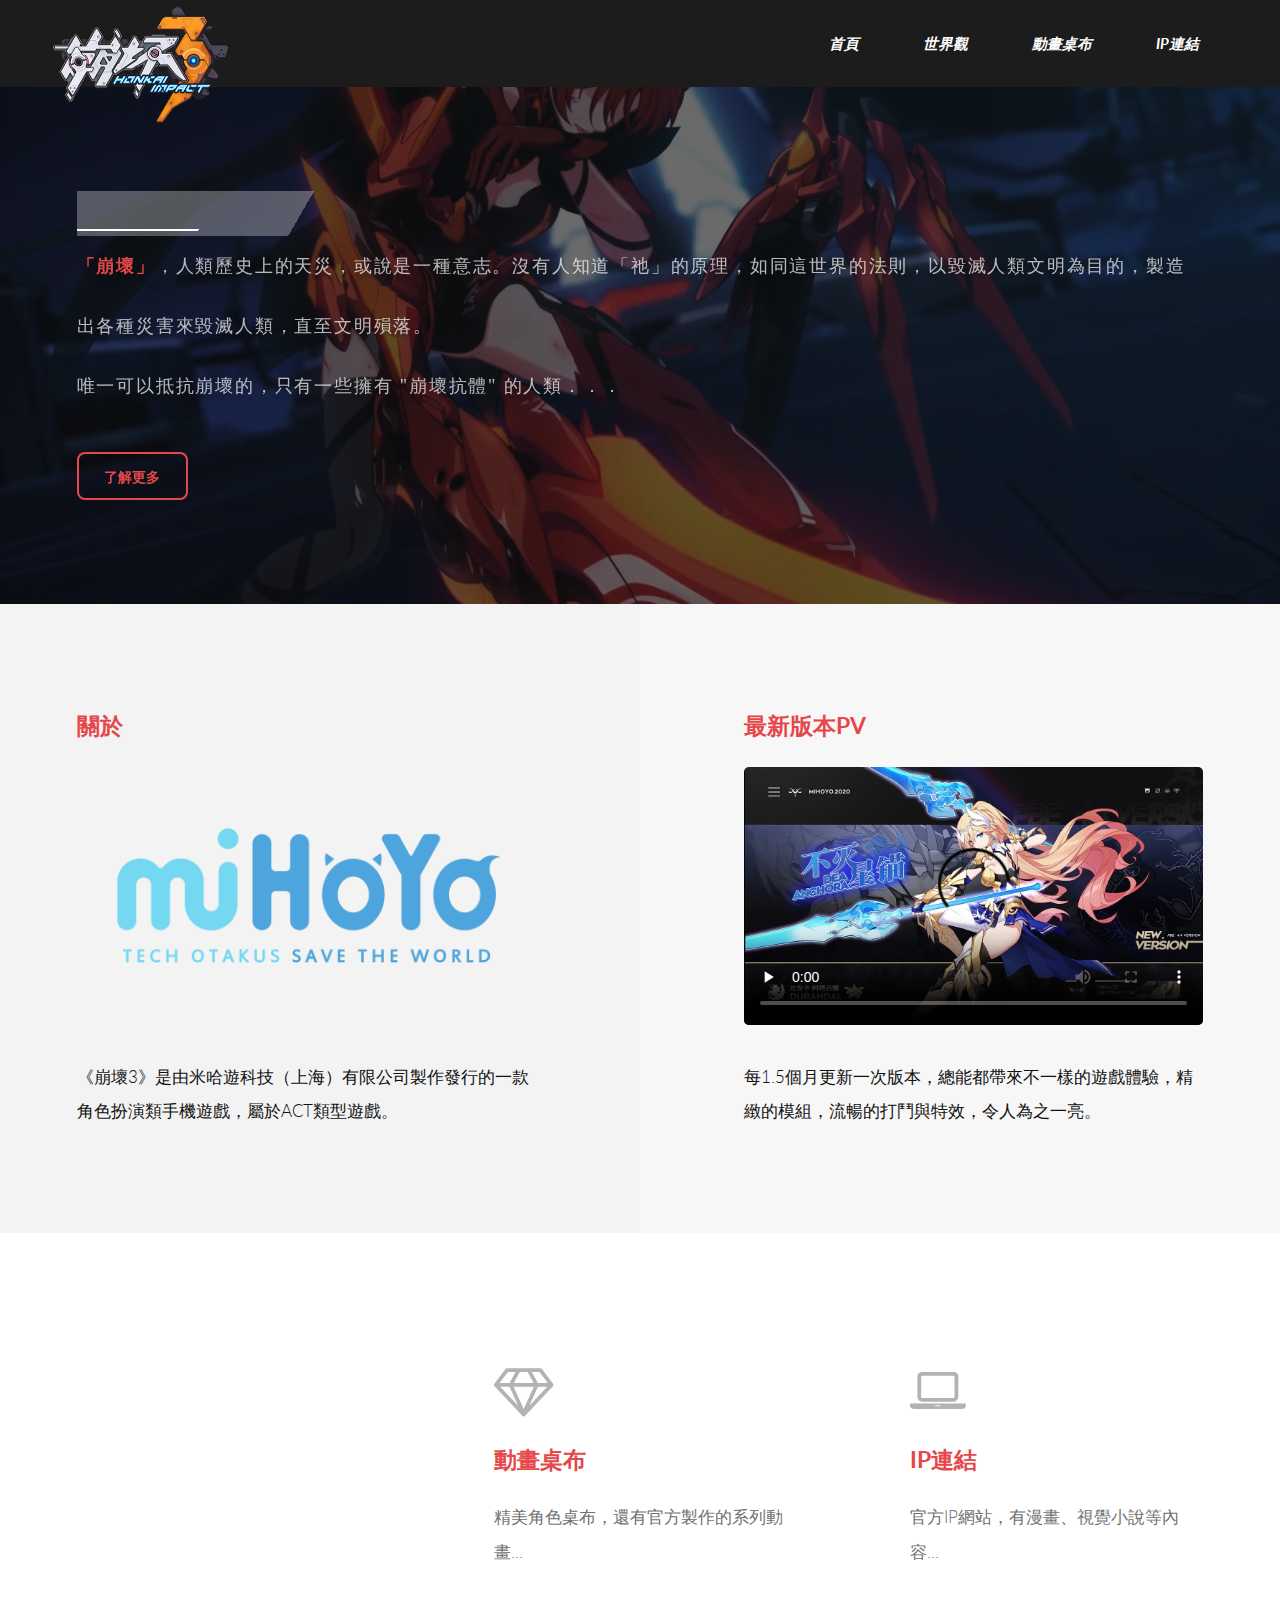
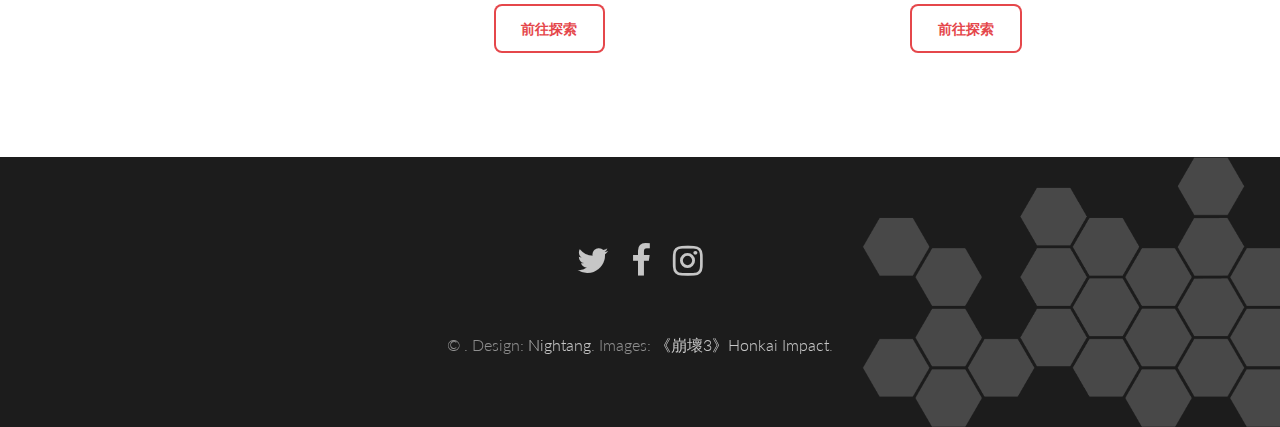
<file: main.html>
<!DOCTYPE html>
<html lang="zh">
<head>
    <meta charset="UTF-8">
    <meta name="viewport" content="width=device-width, initial-scale=1.0">
    <title>《崩壞3》Honkai</title>
    <!-- css連結 -->
    <link rel="stylesheet" href="assets/css/world.css">
</head>
<body>
    <!-- Header -->
		<header id="header">
			<div class="inner">
                <a href="index.html" class="logo">
                    <img src="img/崩壞3logo.png" alt="">
                </a>
                <nav id="nav">
					<a href="main.html" class="nav-underline" style="font-style:italic;">首頁</a>
                    <a href="world.html" class="nav-underline" style="font-style:italic;">世界觀</a>
                    <a href="wallpaper.html" class="nav-underline" style="font-style:italic;">動畫桌布</a>
                    <a href="https://comic.bh3.com/" class="nav-underline" style="font-style:italic;" target="blank">IP連結</a>
                </nav>
            </div>
        </header>
        <a href="#menu" class="navPanelToggle"><span class="fa fa-bars"></span></a>

    <!-- One -->
		<section id="one">
			<video loop="true" autoplay="autoplay" preload="auto" muted="true">
                <source type="video/mp4" src="video/姬子_死士.mp4">
            </video>
			<div class="inner">
				<header>
					<h2>世界觀</h2>
					<div class="bold_line"></div>
					<div class="thin_line"></div>
				</header>
				<p><strong>「崩壞」</strong>，人類歷史上的天災，或說是一種意志。沒有人知道「祂」的原理，如同這世界的法則，以毀滅人類文明為目的，製造出各種災害來毀滅人類，直至文明殞落。<br>唯一可以抵抗崩壞的，只有一些擁有 "崩壞抗體" 的人類．．．</p>
				<ul class="actions">
					<li><a href="world.html" class="button alt">了解更多</a></li>
				</ul>
			</div>
		</section>
	<!-- Two -->
		<section id="two">
			<div class="inner">
				<article>
					<div class="content">
						<header>
							<h3>關於</h3>
						</header>
						<div class="image fit">
							<img src="img/mihoyo_logo.png" alt="" />
							<!-- <video loop="true" autoplay="autoplay" preload="auto" muted="true">
								<source type="video/mp4" src="video/遊戲展示.mp4">
							</video> -->
						</div>
						<p>《崩壞3》是由米哈遊科技（上海）有限公司製作發行的一款角色扮演類手機遊戲，屬於ACT類型遊戲。</p>
					</div>
				</article>
				<article class="alt">
					<div class="content">
						<header>
							<h3>最新版本PV</h3>
						</header>
						<div class="image fit">
							
							<video controls preload="none" poster="img/不滅星錨.jpg">
								<source type="video/mp4" src="video/4.4pv.mp4">
							</video>
						
						</div>
						<p>每1.5個月更新一次版本，總能都帶來不一樣的遊戲體驗，精緻的模組，流暢的打鬥與特效，令人為之一亮。</p>
					</div>
				</article>
			</div>
		</section>

	<!-- Two-one -->
		<section id="Two-one">

		</section>
	<!-- Three -->
		<section id="three">
			<div class="inner">
				<article>
					<div class="content">
						<span class=""></span>
						<!-- <img src="img/Mei_芽依.png" alt=""> -->
					</div>
				</article>
				<article>
					<div class="content">
						<span class="icon fa-diamond"></span>
						<header>
							<h3>動畫桌布</h3>
						</header>
						<p>精美角色桌布，還有官方製作的系列動畫...</p>
						<ul class="actions">
							<li><a href="wallpaper.html" class="button alt">前往探索</a></li>
						</ul>
					</div>
				</article>
				<article>
				<div class="content">
						<span class="icon fa-laptop"></span>
						<header>
							<h3>IP連結</h3>
						</header>
						<p>官方IP網站，有漫畫、視覺小說等內容...</p>
						<ul class="actions">
							<li><a href="https://comic.bh3.com/" class="button alt" target="blank">前往探索</a></li>
						</ul>
					</div>
				</article>
			</div>
		</section>
    

    <!-- Footer -->
    <footer id="footer">
		<div class="footer_bg"><img src="img/六角圖樣2.png" alt=""></div>
        <ul class="icons">
            <li><a href="https://twitter.com/HonkaiImpact3rd" class="icon fa-twitter"><span class="label">Twitter</span></a></li>
            <li><a href="https://m.facebook.com/bh3tw/" class="icon fa-facebook"><span class="label">Facebook</span></a></li>
            <li><a href="https://www.instagram.com/bh3.tw/?igshid=1e1qmyt9drwdb" class="icon fa-instagram"><span class="label">Instagram</span></a></li>
        </ul>
        <div class="copyright">
            &copy; . Design: <a href="#">Nightang</a>. Images: <a href="#">《崩壞3》Honkai Impact</a>.
        </div>
    </footer>        

    <!-- Scripts -->
		<script src="assets/js/jquery.min.js"></script>
		<script src="assets/js/skel.min.js"></script>
		<script src="assets/js/util.js"></script>
        <script src="assets/js/main.js"></script>
        
        <script type="text/javascript">
            // <![CDATA[  <-- For SVG support
            if ('WebSocket' in window) {
                (function () {
                    function refreshCSS() {
                        var sheets = [].slice.call(document.getElementsByTagName("link"));
                        var head = document.getElementsByTagName("head")[0];
                        for (var i = 0; i < sheets.length; ++i) {
                            var elem = sheets[i];
                            var parent = elem.parentElement || head;
                            parent.removeChild(elem);
                            var rel = elem.rel;
                            if (elem.href && typeof rel != "string" || rel.length == 0 || rel.toLowerCase() == "stylesheet") {
                                var url = elem.href.replace(/(&|\?)_cacheOverride=\d+/, '');
                                elem.href = url + (url.indexOf('?') >= 0 ? '&' : '?') + '_cacheOverride=' + (new Date().valueOf());
                            }
                            parent.appendChild(elem);
                        }
                    }
                    var protocol = window.location.protocol === 'http:' ? 'ws://' : 'wss://';
                    var address = protocol + window.location.host + window.location.pathname + '/ws';
                    var socket = new WebSocket(address);
                    socket.onmessage = function (msg) {
                        if (msg.data == 'reload') window.location.reload();
                        else if (msg.data == 'refreshcss') refreshCSS();
                    };
                    if (sessionStorage && !sessionStorage.getItem('IsThisFirstTime_Log_From_LiveServer')) {
                        console.log('Live reload enabled.');
                        sessionStorage.setItem('IsThisFirstTime_Log_From_LiveServer', true);
                    }
                })();
            }
            else {
                console.error('Upgrade your browser. This Browser is NOT supported WebSocket for Live-Reloading.');
            }
            // ]]>
        </script>
        <a href="#navPanel" class="navPanelToggle"></a>
        <div id="navPanel" class="">
			<a href="main.html" style="-webkit-tap-highlight-color: rgba(0, 0, 0, 0);">首頁</a>
            <a href="world.html" style="-webkit-tap-highlight-color: rgba(0, 0, 0, 0);">世界觀</a>
            <a href="generic.html" style="-webkit-tap-highlight-color: rgba(0, 0, 0, 0);">動畫桌布</a>
            <a href="https://comic.bh3.com/" style="-webkit-tap-highlight-color: rgba(0, 0, 0, 0);">IP連結</a>
        <a href="#navPanel" class="close" style="-webkit-tap-highlight-color: rgba(0, 0, 0, 0);"></a></div>
</body>
</html>
</file>
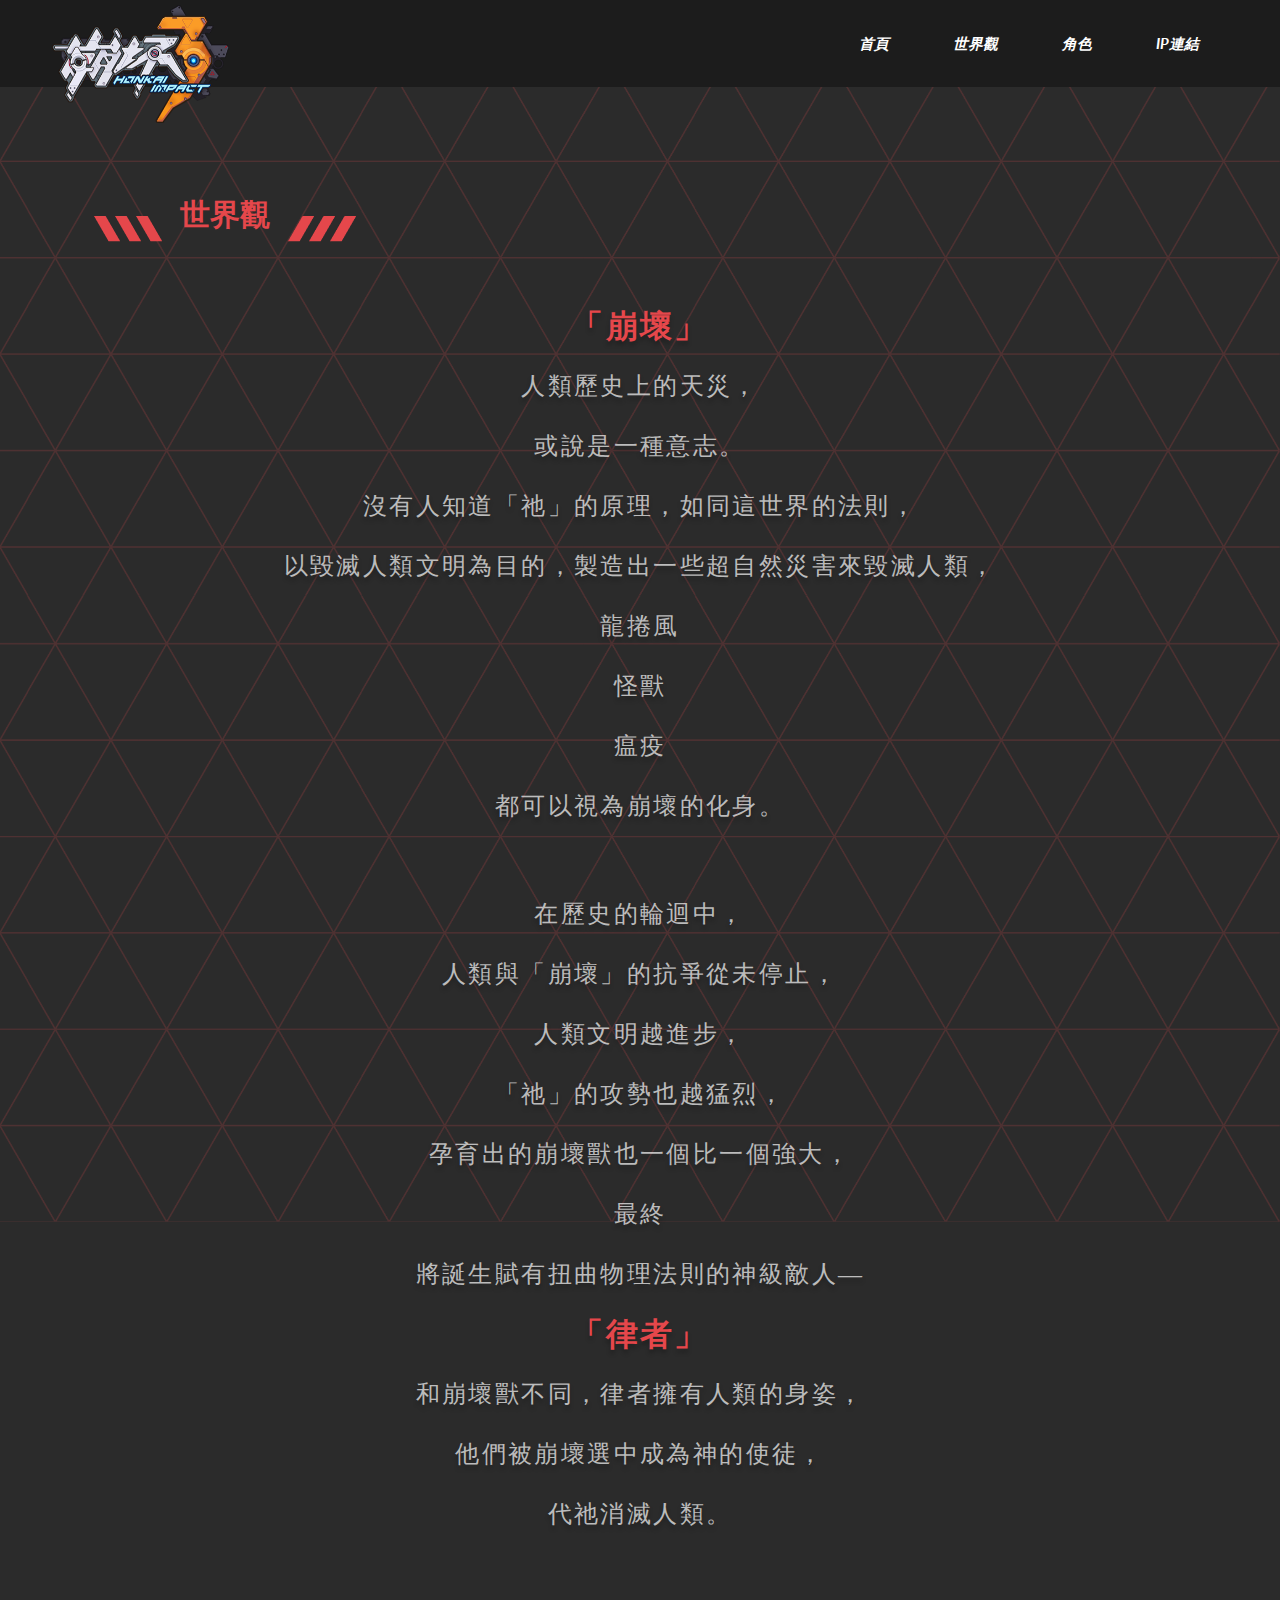
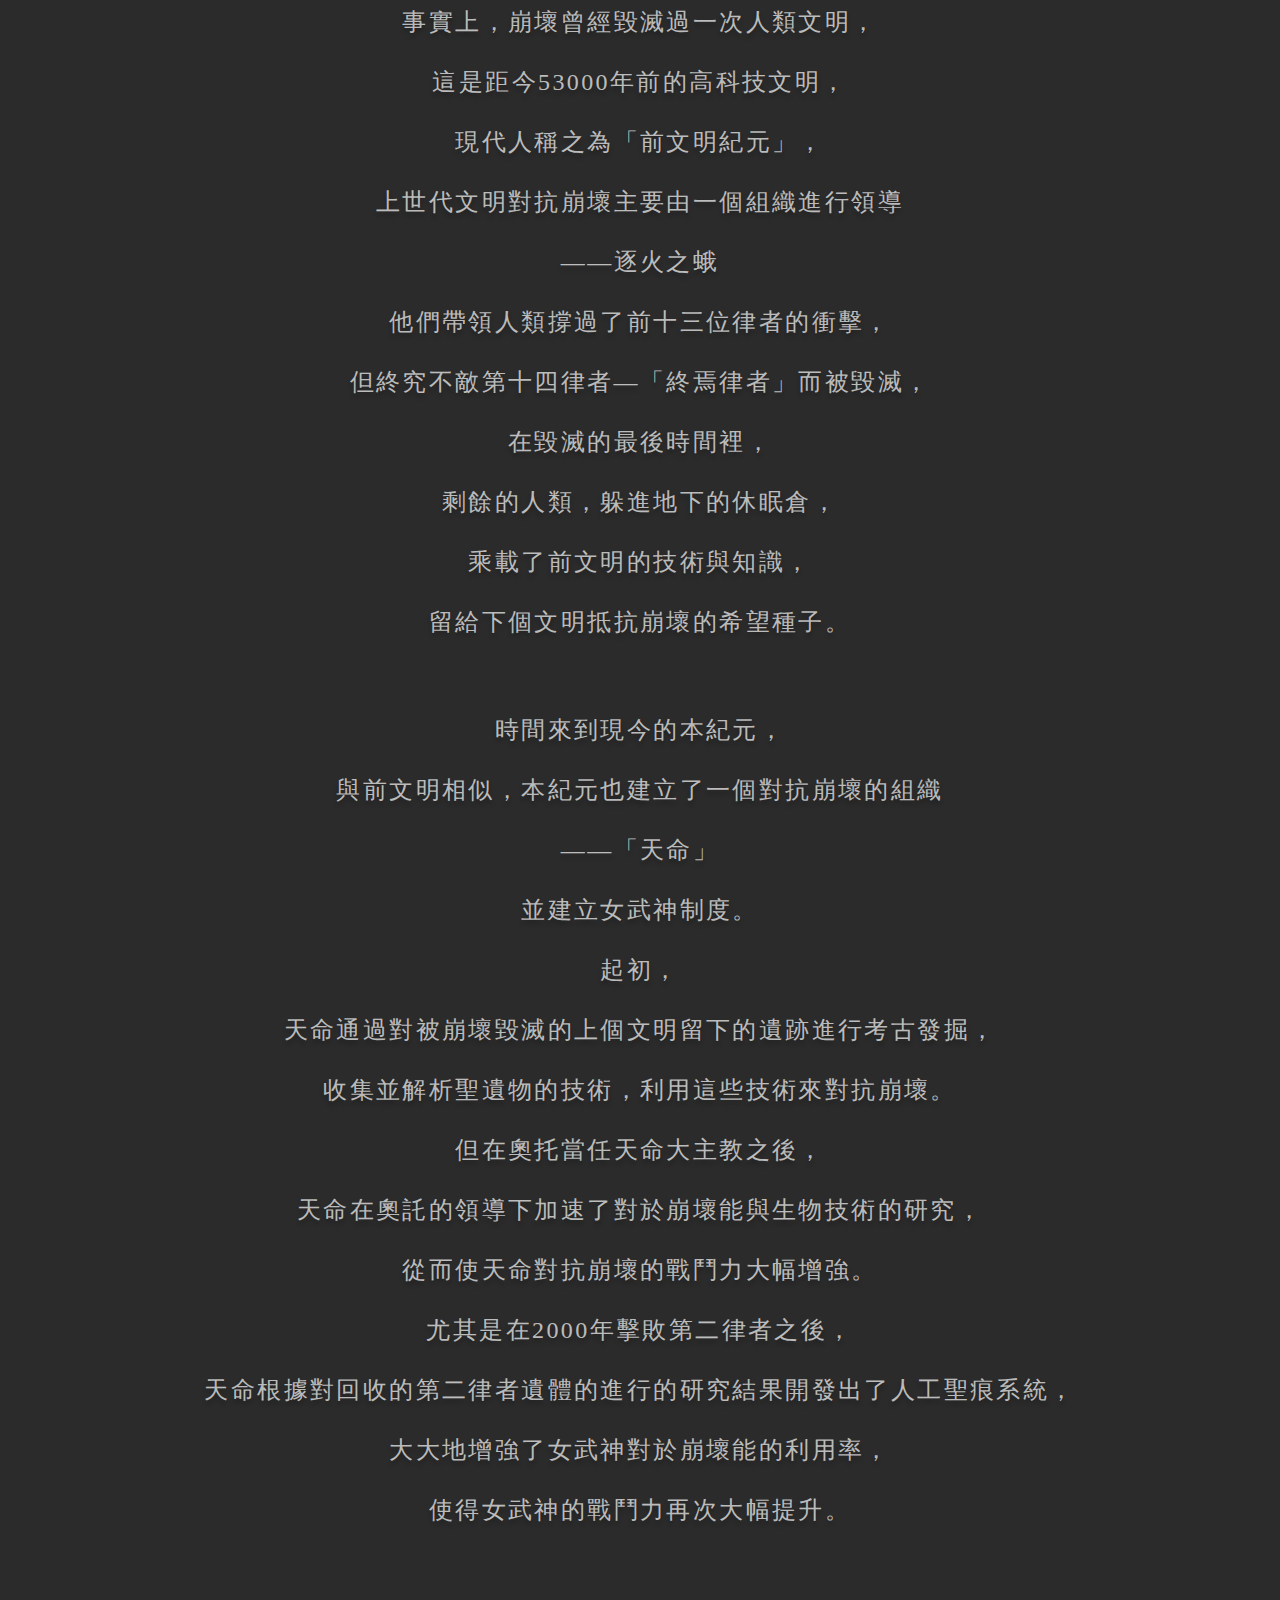
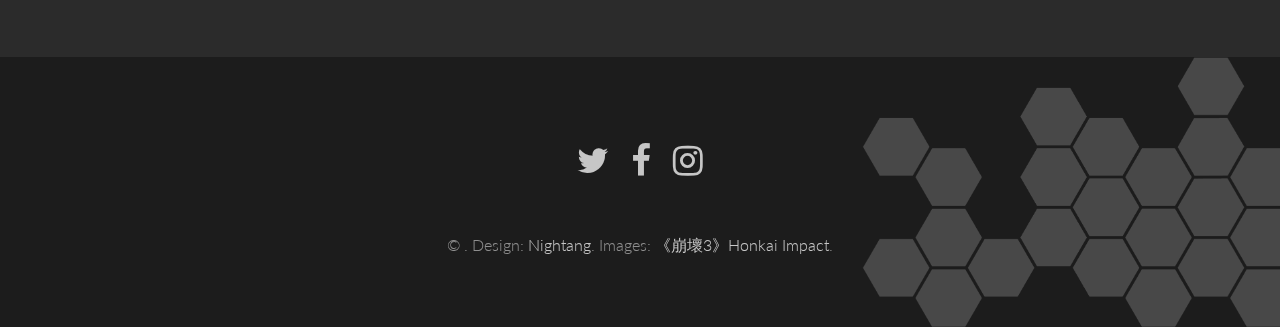
<file: text.html>
<html lang="zh">
<head>
    <meta charset="UTF-8">
    <meta name="viewport" content="width=device-width, initial-scale=1.0">
    <title>《崩壞3》Honkai</title>
    <!-- css連結 -->
    <link rel="stylesheet" href="assets/css/world.css">
    <link rel="stylesheet" href="assets/css/world2.css">

    
</head>
<body>
    <!-- Header -->
		<header id="header">
			<div class="inner">
                <a href="index.html" class="logo">
                    <img src="img/崩壞3logo.png" alt="">
                </a>
                <nav id="nav">
					<a href="main.html" class="nav-underline" style="font-style:italic;">首頁</a>
                    <a href="world.html" class="nav-underline" style="font-style:italic;">世界觀</a>
                    <a href="generic.html" class="nav-underline" style="font-style:italic;">角色</a>
                    <a href="https://comic.bh3.com/" class="nav-underline" style="font-style:italic;">IP連結</a>
                </nav>
            </div>
        </header>
        <a href="#menu" class="navPanelToggle"><span class="fa fa-bars"></span></a>

    <!-- one -->
    <div class="bg_img">
        <section id="one1">
            <div class="inner">
                <header>
                    <div class="title">
                        <img src="img/三線左.png" alt="" class="title_img1">
                        <center>
                            <h2>世界觀</h2>
                        </center>
                        <img src="img/三線右.png" alt="" class="title_img2">
                    </div>
                    <div class="bold_line"></div>
                    <div class="thin_line"></div>
                </header>
                <center>
                    <p><br><strong>「崩壞」</strong><br>人類歷史上的天災，<br>或說是一種意志。<br>沒有人知道「祂」的原理，如同這世界的法則，<br>以毀滅人類文明為目的，製造出一些超自然災害來毀滅人類，<br>龍捲風<br>怪獸<br>瘟疫<br>都可以視為崩壞的化身。</p>
                    <p>在歷史的輪迴中，<br>人類與「崩壞」的抗爭從未停止，<br>人類文明越進步，<br>「祂」的攻勢也越猛烈，<br>孕育出的崩壞獸也一個比一個強大，<br>最終<br>將誕生賦有扭曲物理法則的神級敵人—<br><strong>「律者」</strong><br>和崩壞獸不同，律者擁有人類的身姿，<br>他們被崩壞選中成為神的使徒，<br>代祂消滅人類。</p>
                    <p>事實上，崩壞曾經毀滅過一次人類文明，<br>這是距今53000年前的高科技文明，<br>現代人稱之為「前文明紀元」，<br>上世代文明對抗崩壞主要由一個組織進行領導<br>——逐火之蛾<br>他們帶領人類撐過了前十三位律者的衝擊，<br>但終究不敵第十四律者—「終焉律者」而被毀滅，<br>在毀滅的最後時間裡，<br>剩餘的人類，躲進地下的休眠倉，<br>乘載了前文明的技術與知識，<br>留給下個文明抵抗崩壞的希望種子。</p>
                    <p>時間來到現今的本紀元，<br>與前文明相似，本紀元也建立了一個對抗崩壞的組織<br>——「天命」<br>並建立女武神制度。<br>起初，<br>天命通過對被崩壞毀滅的上個文明留下的遺跡進行考古發掘，<br>收集並解析聖遺物的技術，利用這些技術來對抗崩壞。<br>但在奧托當任天命大主教之後，<br>天命在奧託的領導下加速了對於崩壞能與生物技術的研究，<br>從而使天命對抗崩壞的戰鬥力大幅增強。<br>尤其是在2000年擊敗第二律者之後，<br>天命根據對回收的第二律者遺體的進行的研究結果開發出了人工聖痕系統，<br>大大地增強了女武神對於崩壞能的利用率，<br>使得女武神的戰鬥力再次大幅提升。</p>
                </center>
            </div>
        </section>
    </div>
	
    <!-- Footer -->
    <footer id="footer">
		<div class="footer_bg"><img src="img/六角圖樣2.png" alt=""></div>
        <ul class="icons">
            <li><a href="https://twitter.com/HonkaiImpact3rd" class="icon fa-twitter"><span class="label">Twitter</span></a></li>
            <li><a href="https://m.facebook.com/bh3tw/" class="icon fa-facebook"><span class="label">Facebook</span></a></li>
            <li><a href="https://www.instagram.com/bh3.tw/?igshid=1e1qmyt9drwdb" class="icon fa-instagram"><span class="label">Instagram</span></a></li>
        </ul>
        <div class="copyright">
            &copy; . Design: <a href="#">Nightang</a>. Images: <a href="#">《崩壞3》Honkai Impact</a>.
        </div>
    </footer>        

    <!-- Scripts -->
        
		<script src="assets/js/jquery.min.js"></script>
		<script src="assets/js/skel.min.js"></script>
		<script src="assets/js/util.js"></script>
        <script src="assets/js/main.js"></script>
        
        
        
        <script type="text/javascript">

            // <![CDATA[  <-- For SVG support
            if ('WebSocket' in window) {
                (function () {
                    function refreshCSS() {
                        var sheets = [].slice.call(document.getElementsByTagName("link"));
                        var head = document.getElementsByTagName("head")[0];
                        for (var i = 0; i < sheets.length; ++i) {
                            var elem = sheets[i];
                            var parent = elem.parentElement || head;
                            parent.removeChild(elem);
                            var rel = elem.rel;
                            if (elem.href && typeof rel != "string" || rel.length == 0 || rel.toLowerCase() == "stylesheet") {
                                var url = elem.href.replace(/(&|\?)_cacheOverride=\d+/, '');
                                elem.href = url + (url.indexOf('?') >= 0 ? '&' : '?') + '_cacheOverride=' + (new Date().valueOf());
                            }
                            parent.appendChild(elem);
                        }
                    }
                    var protocol = window.location.protocol === 'http:' ? 'ws://' : 'wss://';
                    var address = protocol + window.location.host + window.location.pathname + '/ws';
                    var socket = new WebSocket(address);
                    socket.onmessage = function (msg) {
                        if (msg.data == 'reload') window.location.reload();
                        else if (msg.data == 'refreshcss') refreshCSS();
                    };
                    if (sessionStorage && !sessionStorage.getItem('IsThisFirstTime_Log_From_LiveServer')) {
                        console.log('Live reload enabled.');
                        sessionStorage.setItem('IsThisFirstTime_Log_From_LiveServer', true);
                    }
                })();
            }
            else {
                console.error('Upgrade your browser. This Browser is NOT supported WebSocket for Live-Reloading.');
            }
            // ]]>
        </script>
        <a href="#navPanel" class="navPanelToggle"></a>
        <div id="navPanel" class="">
			<a href="main.html" style="-webkit-tap-highlight-color: rgba(0, 0, 0, 0);">首頁</a>
            <a href="world.html" style="-webkit-tap-highlight-color: rgba(0, 0, 0, 0);">世界觀</a>
            <a href="generic.html" style="-webkit-tap-highlight-color: rgba(0, 0, 0, 0);">角色</a>
            <a href="https://comic.bh3.com/" style="-webkit-tap-highlight-color: rgba(0, 0, 0, 0);">IP連結</a>
        <a href="#navPanel" class="close" style="-webkit-tap-highlight-color: rgba(0, 0, 0, 0);"></a></div>
</body>
</html>
</file>
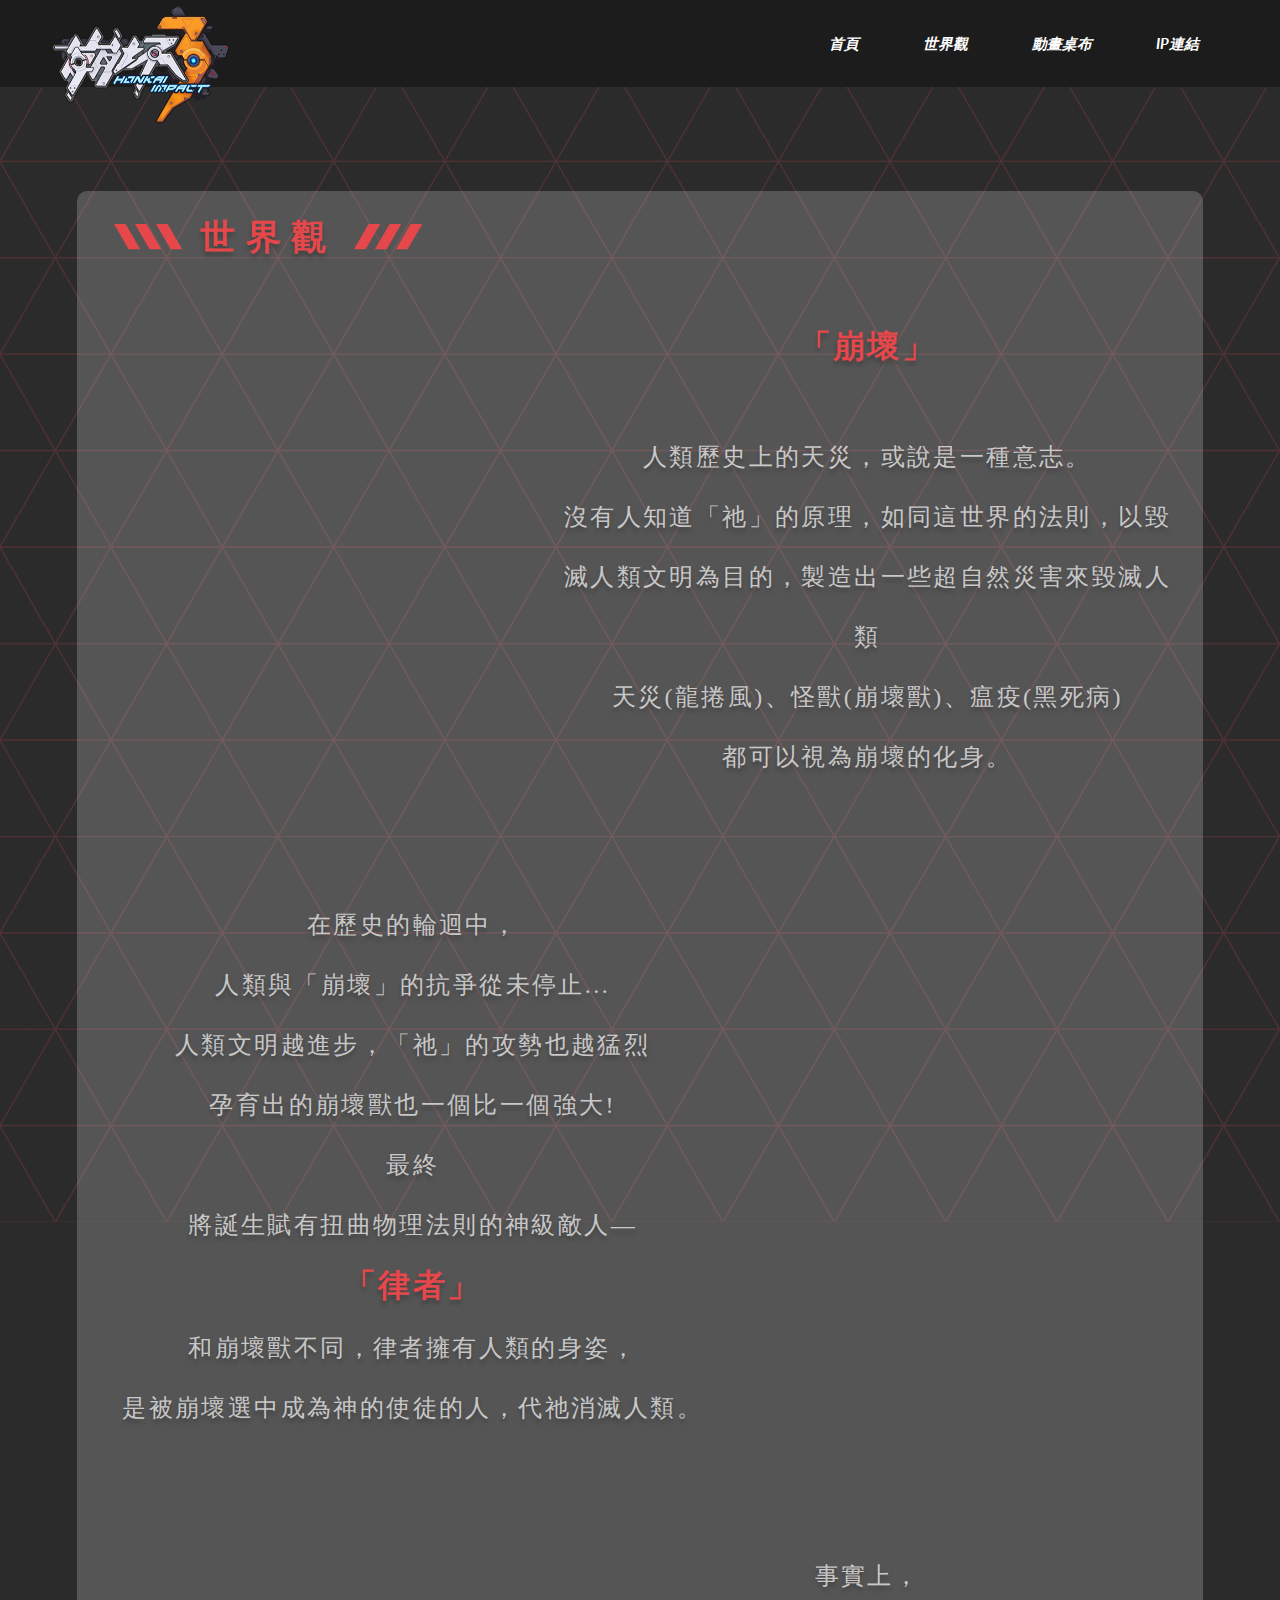
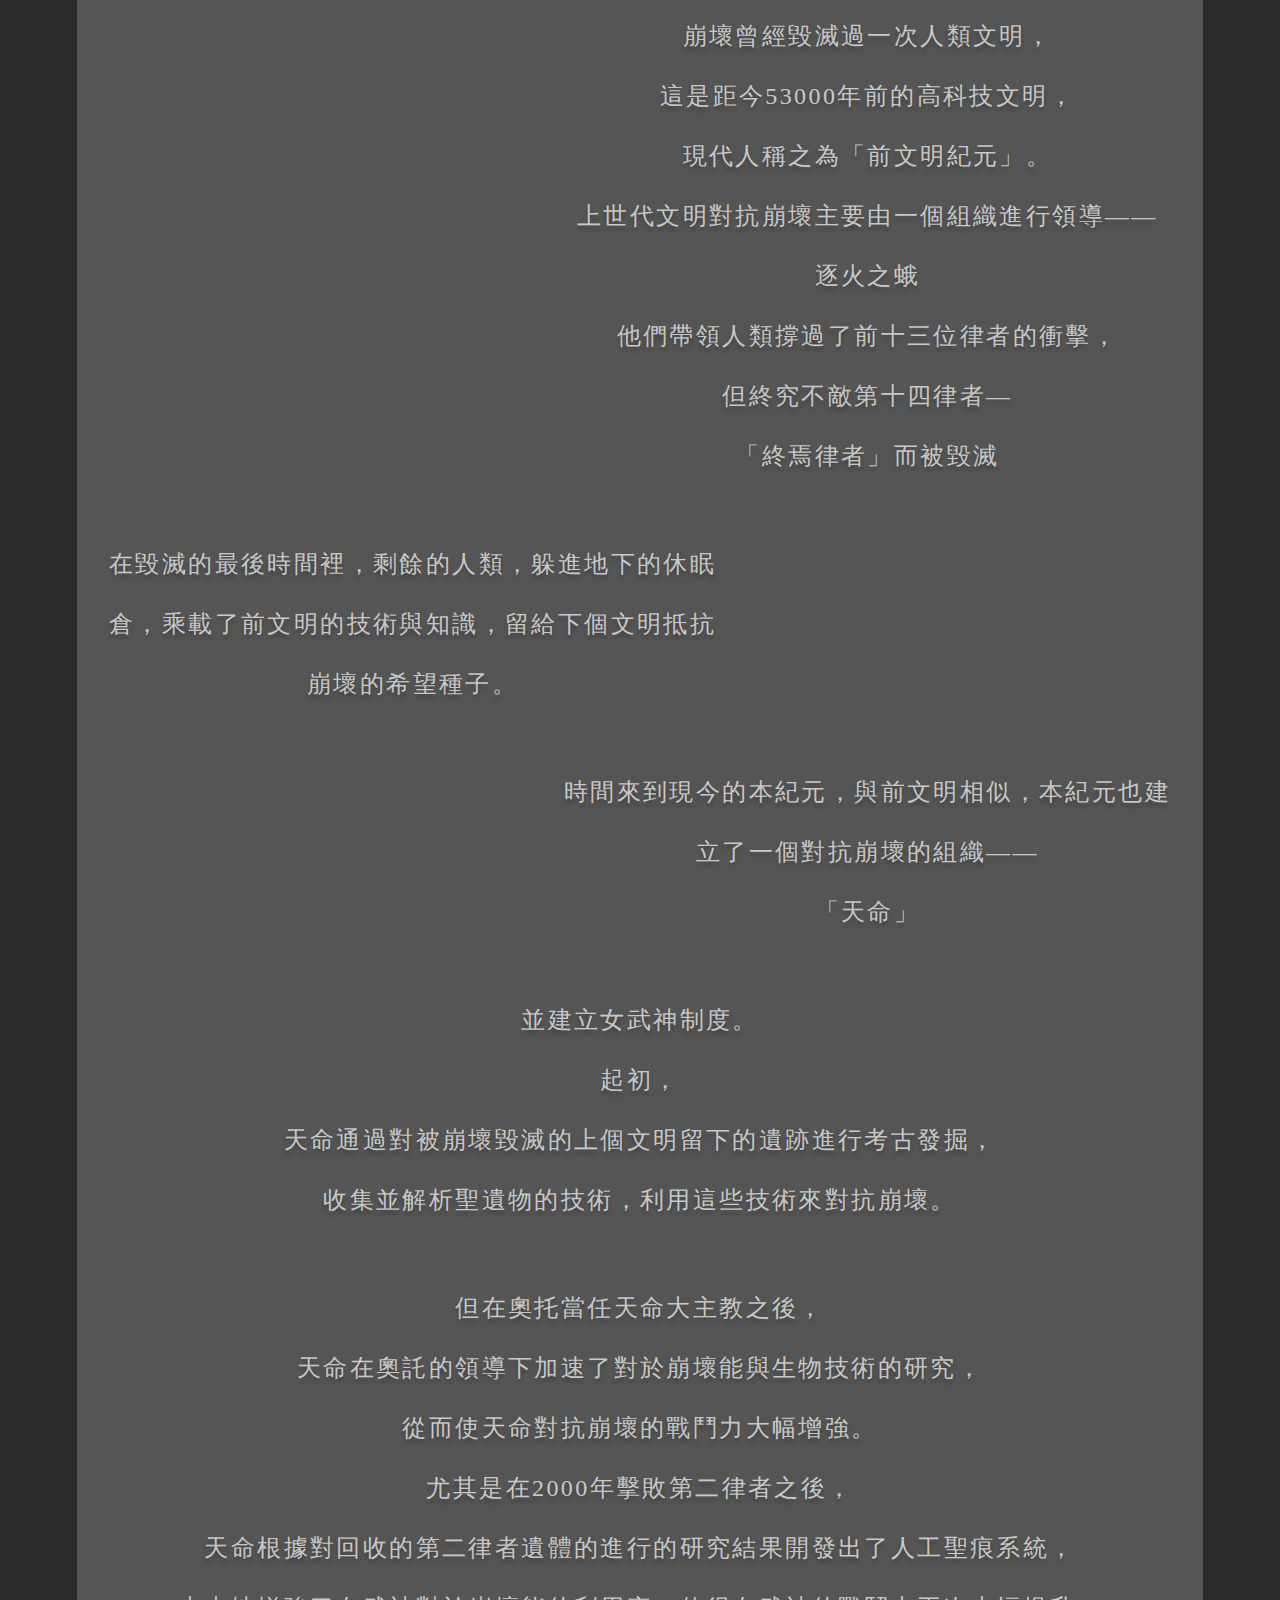
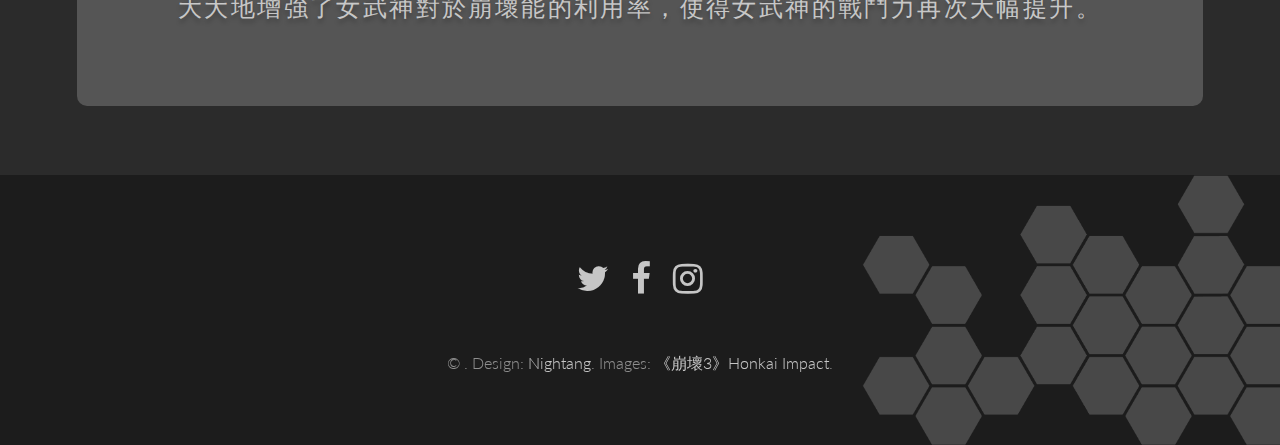
<file: world.html>
<!DOCTYPE html>
<html lang="en">
<head>
  <meta charset="UTF-8">
  <title>《崩壞3》世界觀</title>
  <link rel="stylesheet" href="assets/css/world.css">
  <link rel="stylesheet" href="assets/css/world2.css">
</head>
<body>
  <header id="header">
    <div class="inner">
              <a href="index.html" class="logo">
                  <img src="img/崩壞3logo.png" alt="">
              </a>
              <nav id="nav">
        <a href="main.html" class="nav-underline" style="font-style:italic;">首頁</a>
                  <a href="world.html" class="nav-underline" style="font-style:italic;">世界觀</a>
                  <a href="wallpaper.html" class="nav-underline" style="font-style:italic;">動畫桌布</a>
                  <a href="https://comic.bh3.com/" class="nav-underline" style="font-style:italic;" target="blank">IP連結</a>
              </nav>
          </div>
    </header>
    <a href="#menu" class="navPanelToggle"><span class="fa fa-bars"></span></a>
    <div class="bg_img">
      <section id="one1">
        <div class="inner">
          <div class="site-wrap">
            <header>
              <div class="title">
                  <img src="img/三線左.png" alt="" class="title_img1">
                  
                    <h1>世界觀</h1>
                  
                  <img src="img/三線右.png" alt="" class="title_img2">
              </div>
              <div class="bold_line"></div>
              <div class="thin_line"></div>
          </header>
          
            <img src="img/催毀中的城市.png" class="align-left slide-in">
            <center>
              <p><br><strong>「崩壞」</strong></p>
            <p>人類歷史上的天災，或說是一種意志。<br>沒有人知道「祂」的原理，如同這世界的法則，以毀滅人類文明為目的，製造出一些超自然災害來毀滅人類<br>天災(龍捲風)、怪獸(崩壞獸)、瘟疫(黑死病)<br>都可以視為崩壞的化身。</p>
            </center>
            
            <img src="img/律者.jpg" class="align-right slide-in">
            <center>
              <p><br>在歷史的輪迴中，<br>人類與「崩壞」的抗爭從未停止... <br>人類文明越進步，「祂」的攻勢也越猛烈<br>孕育出的崩壞獸也一個比一個強大!<br>最終<br>將誕生賦有扭曲物理法則的神級敵人—<br><strong>「律者」</strong><br>和崩壞獸不同，律者擁有人類的身姿，<br>是被崩壞選中成為神的使徒的人，代祂消滅人類。</p>
            </center>
            

            <img src="img/崩壞獸.png" class="align-left slide-in">
            <center>
              <p><br>事實上，<br>崩壞曾經毀滅過一次人類文明，<br>這是距今53000年前的高科技文明，<br>現代人稱之為「前文明紀元」。<br>上世代文明對抗崩壞主要由一個組織進行領導——<br>逐火之蛾<br>他們帶領人類撐過了前十三位律者的衝擊，<br>但終究不敵第十四律者—<br>「終焉律者」而被毀滅</p>
            </center>
            <img src="img/休眠倉.jfif" class="align-right slide-in">
            <center>
              <p>在毀滅的最後時間裡，剩餘的人類，躲進地下的休眠倉，乘載了前文明的技術與知識，留給下個文明抵抗崩壞的希望種子。</p>
              
            </center>
            
            <img src="img/天命標誌.jpeg" class="align-left slide-in">
            <center>
              <p>時間來到現今的本紀元，與前文明相似，本紀元也建立了一個對抗崩壞的組織——<br>「天命」</p>
              <p>並建立女武神制度。<br>起初，<br>天命通過對被崩壞毀滅的上個文明留下的遺跡進行考古發掘，<br>收集並解析聖遺物的技術，利用這些技術來對抗崩壞。</p>

              <p>但在奧托當任天命大主教之後，<br>天命在奧託的領導下加速了對於崩壞能與生物技術的研究，<br>從而使天命對抗崩壞的戰鬥力大幅增強。<br>尤其是在2000年擊敗第二律者之後，<br>天命根據對回收的第二律者遺體的進行的研究結果開發出了人工聖痕系統，<br>大大地增強了女武神對於崩壞能的利用率，使得女武神的戰鬥力再次大幅提升。</p>
            </center>
            
          </div>
        </div> 
      </section>
  </div>
        
  

  <script>
    function debounce(func, wait = 20, immediate = true) {
      var timeout;
      return function() {
        var context = this, args = arguments;
        var later = function() {
          timeout = null;
          if (!immediate) func.apply(context, args);
        };
        var callNow = immediate && !timeout;
        clearTimeout(timeout);
        timeout = setTimeout(later, wait);
        if (callNow) func.apply(context, args);
      };
    };

    const sliderImages = document.querySelectorAll('.slide-in');

    function checkSlide() {
      sliderImages.forEach(sliderImage => {
        // half way through the image
        const slideInAt = (window.scrollY + window.innerHeight) - sliderImage.height / 2;
        // bottom of the image
        const imageBottom = sliderImage.offsetTop + sliderImage.height;
        const isHalfShown = slideInAt > sliderImage.offsetTop;
        const isNotScrolledPast = window.scrollY < imageBottom;
        if (isHalfShown && isNotScrolledPast) {
          sliderImage.classList.add('active');
        } else {
          sliderImage.classList.remove('active');
        }
      });
    }

    window.addEventListener('scroll', debounce(checkSlide));

  </script>

  <style>
    html {
      box-sizing: border-box;
      background:#c1c1c1;
      font-family:'helvetica neue';
      font-size: 20px;
      font-weight: 200;
    }
    body {
      margin: 0;
    }
    *, *:before, *:after {
      box-sizing: inherit;
    }

    h1 {
      margin-top: 0;
    }

    .site-wrap {
      max-width: 1440px;
      border-radius: .5rem;
      background: rgba(255, 255, 255, 0.2);
      padding: 20px;
      margin: auto;
      text-align: justify;
    }

    .align-left {
      float:left;
      margin-right:20px;
    }

    .align-right {
      float:right;
      margin-left:20px;
    }

    .slide-in {
      opacity:0;
      transition:all .5s;
    }

    .align-left.slide-in {
      transform:translateX(-30%) scale(0.95);
    }
    .align-right.slide-in {
      transform:translateX(30%) scale(0.95);
    }

    .slide-in.active {
      opacity:1;
      transform:translateX(0%) scale(1);
    }

  </style>
  <!-- Footer -->
  <footer id="footer">
		<div class="footer_bg"><img src="img/六角圖樣2.png" alt=""></div>
        <ul class="icons">
            <li><a href="https://twitter.com/HonkaiImpact3rd" class="icon fa-twitter"><span class="label">Twitter</span></a></li>
            <li><a href="https://m.facebook.com/bh3tw/" class="icon fa-facebook"><span class="label">Facebook</span></a></li>
            <li><a href="https://www.instagram.com/bh3.tw/?igshid=1e1qmyt9drwdb" class="icon fa-instagram"><span class="label">Instagram</span></a></li>
        </ul>
        <div class="copyright">
            &copy; . Design: <a href="#">Nightang</a>. Images: <a href="#">《崩壞3》Honkai Impact</a>.
        </div>
    </footer>        

    <!-- Scripts -->
        
		<script src="assets/js/jquery.min.js"></script>
		<script src="assets/js/skel.min.js"></script>
		<script src="assets/js/util.js"></script>
        <script src="assets/js/main.js"></script>
        
        
        
        <script type="text/javascript">

            // <![CDATA[  <-- For SVG support
            if ('WebSocket' in window) {
                (function () {
                    function refreshCSS() {
                        var sheets = [].slice.call(document.getElementsByTagName("link"));
                        var head = document.getElementsByTagName("head")[0];
                        for (var i = 0; i < sheets.length; ++i) {
                            var elem = sheets[i];
                            var parent = elem.parentElement || head;
                            parent.removeChild(elem);
                            var rel = elem.rel;
                            if (elem.href && typeof rel != "string" || rel.length == 0 || rel.toLowerCase() == "stylesheet") {
                                var url = elem.href.replace(/(&|\?)_cacheOverride=\d+/, '');
                                elem.href = url + (url.indexOf('?') >= 0 ? '&' : '?') + '_cacheOverride=' + (new Date().valueOf());
                            }
                            parent.appendChild(elem);
                        }
                    }
                    var protocol = window.location.protocol === 'http:' ? 'ws://' : 'wss://';
                    var address = protocol + window.location.host + window.location.pathname + '/ws';
                    var socket = new WebSocket(address);
                    socket.onmessage = function (msg) {
                        if (msg.data == 'reload') window.location.reload();
                        else if (msg.data == 'refreshcss') refreshCSS();
                    };
                    if (sessionStorage && !sessionStorage.getItem('IsThisFirstTime_Log_From_LiveServer')) {
                        console.log('Live reload enabled.');
                        sessionStorage.setItem('IsThisFirstTime_Log_From_LiveServer', true);
                    }
                })();
            }
            else {
                console.error('Upgrade your browser. This Browser is NOT supported WebSocket for Live-Reloading.');
            }
            // ]]>
        </script>
        <a href="#navPanel" class="navPanelToggle"></a>
        <div id="navPanel" class="">
			<a href="main.html" style="-webkit-tap-highlight-color: rgba(0, 0, 0, 0);">首頁</a>
            <a href="world.html" style="-webkit-tap-highlight-color: rgba(0, 0, 0, 0);">世界觀</a>
            <a href="generic.html" style="-webkit-tap-highlight-color: rgba(0, 0, 0, 0);">動畫桌布</a>
            <a href="https://comic.bh3.com/" style="-webkit-tap-highlight-color: rgba(0, 0, 0, 0);">IP連結</a>
        <a href="#navPanel" class="close" style="-webkit-tap-highlight-color: rgba(0, 0, 0, 0);"></a></div>
</body>
</html>
</file>
<file: assets/css/world2.css>
#main {
    padding: 4em 0 2em 0;
}

body {
    background-color: rgb(44,44,44);
}

.bg_img{
    background-image: url("/img/背景菱形網.png");  
    background-size: cover;
    background-position: center center;
    background-attachment: fixed;
    background-repeat: no-repeat;
}


#one1 {
    background-color: rgb(44,44,44,0.8);  
    padding: 6em 0 4em 0;
    overflow: hidden;
    position: relative;
    z-index: 9999;
}

/* #one1 .inner{
    background: url(/img/催毀中的城市.png);
    background-size: contain;
    background-repeat: no-repeat;
} */

#one1 .title{
    display: flex;
}

#one1 .title_img1{
    margin: auto 1em auto 1em ;
}

#one1 .title_img2{
    margin: auto auto auto 1em ;
}

#one1 h1{
    font-family: Bellota Text;
    font-weight: bold;
    text-shadow: 0px 4px 4px rgba(0, 0, 0, 0.25);
    margin: 0;
    letter-spacing: 0.3em;
}

.site-wrap .slide-in{
    width: 40%;
}

#one1 header{
    height: 45px;
}

/* #one1 .inner h2{
    left: -300px;
    position:absolute;
    animation-name: slidein;
    animation-duration:2s;
    animation-fill-mode:forwards;
    z-index: 2;
} */

/* #one .bold_line{
    background: linear-gradient(-60deg,transparent 25px,white 0)bottom right;
    width: 240px;
    height: 45px;
    opacity: 30%;
    z-index: 1;
    position:absolute;
    animation-name: slidein2;
    animation-duration:2s;
    animation-fill-mode:forwards;
}

#one .thin_line{
    background: linear-gradient(-60deg,transparent 25px,white 0)bottom right;
    margin-top: 38px;
    width: 150px;
    height: 2px;
    z-index: 1;
    position:absolute;
    animation-name: slidein_r;
    animation-duration:2s;
    animation-fill-mode:forwards; 
}*/
@media (min-width:1680px){
    #one1 header{
        
        height: 45px;
    }

    #one1 .inner h2{
        
        animation-name: slidein3;
        animation-duration:2s;
        animation-fill-mode:forwards;
    }
    /* #one .bold_line{
        width: 200px;
        height: 45px;
        animation-name: slidein3;
        animation-duration:2s;
        animation-fill-mode:forwards;
    }
    #one .thin_line{
        margin-top: 40px;
        width: 150px;
        position:absolute;
        animation-name: slidein_r2;
        animation-duration:2s;
        animation-fill-mode:forwards;
    } */
 }
@media (max-width:768px){
    #one1 header{
        
        height: 40px;
    }
    /* #one .bold_line{
        width: 180px;
        height: 40px;
    }
    #one .thin_line{
        margin-top: 35px;
        width: 120px;
    } */
 }
 @media (max-width:736px){
    #one1 header{
        height: 35px;
    }
    /* #one .bold_line{
        width: 110px;
        height: 35px;
    }
    #one .thin_line{
        margin-top: 30px;
        width: 70px;

        animation-name: slidein3;
        animation-duration:2s;
        animation-fill-mode:forwards;
    } */
 }



@keyframes slidein{
    0%{
        left:0;
    }
    100%{
        left:10%;
    }
}
@keyframes slidein2{
    0%{
        left:-200px;
    }
    100%{
        left:0%;
    }
}
@keyframes slidein3{
    0%{
        left:-200px;
    }
    100%{
        left:20%;
    }
}
@keyframes slidein_r{
    0%{
        right:60%;
    }
    100%{
        right: 75%;
    }
}
@keyframes slidein_r2{
    0%{
        right:50%;
    }
    100%{
        right: 70%;
    }
}

#one1 p strong{
    font-size: 32px;
}



#one1 p{
    font-family: Bellota Text;
    font-style: normal;
    font-weight: normal;
    font-size: 24px;
    line-height: 60px;
    /* display: flex; */
    align-items: flex-end;
    letter-spacing: 0.1em;
    color: rgba(255, 255, 255, 0.7);

    text-shadow: 0px 4px 4px rgba(0, 0, 0, 0.25);
}


    @media screen and (max-width: 980px) {

        #one1 {
            padding: 4em 0 2em 0;
        }

    }

    @media screen and (max-width: 736px) {

        #one1 {
            padding: 2em 0 0.1em 0;
        }
        #one1 p strong{
            font-size: 18px;
        }
        #one1 p{
            font-size: 14px;
            line-height: 30px;
        }

    }
</file>
<file: assets/css/world.css>
@import url(font-awesome.min.css);
@import url("https://fonts.googleapis.com/css?family=Lato:300,400,700|Pacifico");

/* Reset */

html, body, div, span, applet, object, iframe, h1, h2, h3, h4, h5, h6, p, blockquote, pre, a, abbr, acronym, address, big, cite, code, del, dfn, em, img, ins, kbd, q, s, samp, small, strike, strong, sub, sup, tt, var, b, u, i, center, dl, dt, dd, ol, ul, li, fieldset, form, label, legend, table, caption, tbody, tfoot, thead, tr, th, td, article, aside, canvas, details, embed, figure, figcaption, footer, header, hgroup, menu, nav, output, ruby, section, summary, time, mark, audio, video {
    margin: 0;
    padding: 0;
    border: 0;
    font-size: 100%;
    font: inherit;
    vertical-align: baseline;
}

article, aside, details, figcaption, figure, footer, header, hgroup, menu, nav, section {
    display: block;
}

body {
    line-height: 1;
}

ol, ul {
    list-style: none;
}

blockquote, q {
    quotes: none;
}

blockquote:before, blockquote:after, q:before, q:after {
    content: '';
    content: none;
}

table {
    border-collapse: collapse;
    border-spacing: 0;
}

body {
    -webkit-text-size-adjust: none;
}
/* Header */

    body {
        position: relative;
        padding-top: 5em;
    }

    #header {
        background: #1c1c1c;
        color: #d5d5d5;
        cursor: default;
        height: 5em;
        left: 0;
        line-height: 5em;
        position: fixed;
        text-align: right;
        top: 0;
        width: 100%;
        z-index: 10001;
    }

    #header .inner {
        max-width: 80em;
        width: calc(100% - 6em);
        margin: 0 auto;
        position: relative;
    }

        @media screen and (max-width: 480px) {

            #header .inner {
                max-width: 90%;
                width: 90%;
            }

        }

    #header .logo {
		display: inline-block;
        height: inherit;
		left: 0;
		margin: 0;
		padding: 0;
		position: absolute;
		top: 0;
		padding: 0;
    }

    #header img{
        position: relative;
        margin-top: 5px;
        height: 8em;
    }

    #header a {
        -moz-transition: color 0.2s ease-in-out;
        -webkit-transition: color 0.2s ease-in-out;
        -ms-transition: color 0.2s ease-in-out;
        transition: color 0.2s ease-in-out;
        display: inline-block;
        padding: 0 2em;
        color: #ffffff;
        text-decoration: none;
        text-transform: uppercase;
        font-weight: 700;
        font-size: .85em;
    }

        #header a:hover {
            color: rgba(255, 255, 255, 0.75);
        }

        /* #header a:last-child {
            padding-right: 0em;
        } */

        @media screen and (max-width: 736px) {

            #header a {
                padding: 0 0.5em;
            }

        }

@media screen and (max-width: 480px) {

    #header {
        min-width: 320px;
    }

}

/* Menu */

#nav {
    display: inline-block;
}

    @media screen and (max-width: 980px) {

        #nav {
            display: none;
        }

    }

    .nav-underline-active,
    .nav-underline-active:hover {
        border-bottom: 2px solid #fff;
        text-align: center;
   }

   header nav .nav-underline {
    position: relative;
    text-decoration: none;
    color: #fff;
    display: block;
  }
header nav .nav-underline:before {
    content: "";
    position: absolute;
    bottom: 30px;
    width: 0;
    border-bottom: 2px solid #fff;
  }
header nav .nav-underline:hover:before {
    width: 50%;
  }

  header nav a{
    position: relative;
    text-decoration: none;
    color: #fff;
    display: block;
    padding: 1.2em 0.8em;
  }

  header nav .nav-underline:before {
    -webkit-transition: width 0.5s ease-in-out;
    -moz-transition: width 0.5s ease-in-out;
    -ms-transition: width 0.5s ease-in-out;
    -o-transition: width 0.5s ease-in-out;
    transition: width 0.5s ease-in-out;
  }

.navPanelToggle {
    position: fixed;
    text-decoration: none;
    height: 4em;
    right: 3em;
    top: .75em;
    width: 4em;
    display: none;
    z-index: 10002;
}

    .navPanelToggle:before {
        -moz-osx-font-smoothing: grayscale;
        -webkit-font-smoothing: antialiased;
        font-family: FontAwesome;
        font-style: normal;
        font-weight: normal;
        text-transform: none !important;
        color: #fff;
        display: block;
        font-size: 16px;
        height: 2.25em;
        left: 0.5em;
        line-height: 2.25em;
        position: absolute;
        text-align: center;
        top: 0.5em;
        width: 3.5em;
    }

    @media screen and (max-width: 980px) {

        .navPanelToggle {
            display: block;
        }

    }

    @media screen and (max-width: 736px) {

        .navPanelToggle {
            right: 1em;
        }

    }

    .navPanelToggle *:before {
        color: #fff;
        display: block;
        font-size: 16px;
        height: 2.25em;
        left: 0.5em;
        line-height: 2.25em;
        position: absolute;
        text-align: center;
        top: 0.5em;
        width: 3.5em;
    }

#navPanel {
    -moz-transform: translatex(20em);
    -webkit-transform: translatex(20em);
    -ms-transform: translatex(20em);
    transform: translatex(20em);
    -moz-transition: -moz-transform 0.2s ease-in-out, visibility 0.2s ease-in-out;
    -webkit-transition: -webkit-transform 0.2s ease-in-out, visibility 0.2s ease-in-out;
    -ms-transition: -ms-transform 0.2s ease-in-out, visibility 0.2s ease-in-out;
    transition: transform 0.2s ease-in-out, visibility 0.2s ease-in-out;
    -webkit-overflow-scrolling: touch;
    visibility: hidden;
    overflow-y: auto;
    position: fixed;
    right: 0;
    top: 0;
    background: #1c1c1c;
    color: #fff;
    height: 100%;
    max-width: 80%;
    width: 20em;
    padding: 1.5em;
    text-transform: uppercase;
    z-index: 10003;
    display: none;
}

    #navPanel.visible {
        -moz-transform: translatex(0);
        -webkit-transform: translatex(0);
        -ms-transform: translatex(0);
        transform: translatex(0);
        box-shadow: 0 0 1.5em 0 rgba(0, 0, 0, 0.2);
        visibility: visible;
    }

    #navPanel a:not(.close) {
        border-top: solid 1px rgba(255, 255, 255, 0.1);
        color: #fff;
        font-weight: 700;
        display: block;
        padding: 0.75em 0;
        text-decoration: none;
    }

        #navPanel a:not(.close):first-child {
            border: none;
        }

    #navPanel .close {
        text-decoration: none;
        -moz-transition: color 0.2s ease-in-out;
        -webkit-transition: color 0.2s ease-in-out;
        -ms-transition: color 0.2s ease-in-out;
        transition: color 0.2s ease-in-out;
        -webkit-tap-highlight-color: transparent;
        border: 0;
        color: #484848;
        cursor: pointer;
        display: block;
        height: 4em;
        padding-right: 1.25em;
        position: absolute;
        right: 0;
        text-align: right;
        top: 0;
        vertical-align: middle;
        width: 5em;
    }

        #navPanel .close:before {
            -moz-osx-font-smoothing: grayscale;
            -webkit-font-smoothing: antialiased;
            font-family: FontAwesome;
            font-style: normal;
            font-weight: normal;
            text-transform: none !important;
            content: '\f00d';
            width: 3em;
            height: 3em;
            line-height: 3em;
            display: block;
            position: absolute;
            right: 0;
            top: 0;
            text-align: center;
        }

        #navPanel .close:hover {
            color: inherit;
        }

    @media screen and (max-width: 980px) {

        #navPanel {
            display: block;
        }

    }
/* Main */

#main {
    padding: 4em 0 2em 0;
}



#one {
    background-color: #2c2c2c;    
    background-repeat: no-repeat;
    padding: 6em 0 4em 0;
    overflow: hidden;
    position: relative;
    z-index: 9999;
}

#one video{
    position: absolute;
    width: 100%;
    height: 100%;
    top:0;
    left:0;
    object-fit:cover;
    mix-blend-mode: soft-light;
    z-index: -1;
}


#one h2{
    font-family: Bellota Text;
    font-style: italic;
    font-weight: bold;
    text-shadow: 0px 4px 4px rgba(0, 0, 0, 0.25);
    letter-spacing: 0.3em;
    
}

#one header{
    height: 45px;
}

#one .inner h2{
    left: -300px;
    position:absolute;
    animation-name: slidein;
    animation-duration:2s;
    animation-fill-mode:forwards;
    z-index: 2;
}

#one .bold_line{
    background: linear-gradient(-60deg,transparent 25px,white 0)bottom right;
    width: 240px;
    height: 45px;
    opacity: 30%;
    z-index: 1;
    position:absolute;
    animation-name: slidein2;
    animation-duration:2s;
    animation-fill-mode:forwards;
}

#one .thin_line{
    background: linear-gradient(-60deg,transparent 25px,white 0)bottom right;
    margin-top: 38px;
    width: 150px;
    height: 2px;
    z-index: 1;
    position:absolute;
    animation-name: slidein_r;
    animation-duration:2s;
    animation-fill-mode:forwards;
}
@media (min-width:1680px){
    #one header{
        
        height: 45px;
    }

    #one .inner h2{
        margin-left: 5rem;
        animation-name: slidein3;
        animation-duration:2s;
        animation-fill-mode:forwards;
    }
    #one .bold_line{
        width: 200px;
        height: 45px;
        animation-name: slidein3;
        animation-duration:2s;
        animation-fill-mode:forwards;
    }
    #one .thin_line{
        margin-top: 40px;
        width: 150px;
        position:absolute;
        animation-name: slidein_r2;
        animation-duration:2s;
        animation-fill-mode:forwards;
    }
 }
@media (max-width:768px){
    #one header{
        
        height: 40px;
    }
    #one .bold_line{
        width: 180px;
        height: 40px;
    }
    #one .thin_line{
        margin-top: 35px;
        width: 120px;
    }
 }
 @media (max-width:736px){
    #one header{
        height: 35px;
    }
    #one .bold_line{
        width: 110px;
        height: 35px;
    }
    #one .thin_line{
        margin-top: 30px;
        width: 70px;

        animation-name: slidein3;
        animation-duration:2s;
        animation-fill-mode:forwards;
    }
 }



@keyframes slidein{
    0%{
        left:0;
    }
    100%{
        left:10%;
    }
}
@keyframes slidein2{
    0%{
        left:-200px;
    }
    100%{
        left:0%;
    }
}
@keyframes slidein3{
    0%{
        left:-200px;
    }
    100%{
        left:20%;
    }
}
@keyframes slidein_r{
    0%{
        right:60%;
    }
    100%{
        right: 75%;
    }
}
@keyframes slidein_r2{
    0%{
        right:50%;
    }
    100%{
        right: 70%;
    }
}

#one p{
    font-family: Bellota Text;
    font-style: normal;
    font-weight: normal;
    font-size: 18px;
    line-height: 60px;
    /* display: flex; */
    align-items: flex-end;
    letter-spacing: 0.1em;

    color: rgba(255, 255, 255, 0.7);

    text-shadow: 0px 4px 4px rgba(0, 0, 0, 0.25);
}


    @media screen and (max-width: 980px) {

        #one {
            padding: 4em 0 2em 0;
        }

    }

    @media screen and (max-width: 736px) {

        #one {
            padding: 2em 0 0.1em 0;
        }

    }

#two {
    padding: 6em 0 4em 0;
    background: #f3f3f3;
    background: -moz-linear-gradient(left, #f3f3f3 0%, #f3f3f3 50%, #f7f7f7 0%, #f7f7f7 100%);
    background: -webkit-linear-gradient(left, #f3f3f3 0%, #f3f3f3 50%, #f7f7f7 0%, #f7f7f7 100%);
    background: linear-gradient(to right, #f3f3f3 0%, #f3f3f3 50%, #f7f7f7 0%, #f7f7f7 100%);
    filter: progid:DXImageTransform.Microsoft.gradient( startColorstr='#f3f3f3', endColorstr='#f7f7f7',GradientType=1 );
}

    #two .inner {
        display: -ms-flexbox;
        display: -moz-flex;
        display: -webkit-flex;
        display: -ms-flex;
        display: flex;
        -moz-flex-direction: row;
        -webkit-flex-direction: row;
        -ms-flex-direction: row;
        flex-direction: row;
    }

        #two .inner article {
            width: 50%;
        }

            #two .inner article:first-child {
                padding-right: 6em;
            }

            #two .inner article:last-child {
                padding-left: 6em;
            }

    @media screen and (max-width: 980px) {

        #two {
            padding: 4em 0 2em 0;
            background: -moz-linear-gradient(top, #f3f3f3 0%, #f3f3f3 50%, #f7f7f7 0%, #f7f7f7 100%);
            background: -webkit-linear-gradient(top, #f3f3f3 0%, #f3f3f3 50%, #f7f7f7 0%, #f7f7f7 100%);
            background: linear-gradient(to bottom, #f3f3f3 0%, #f3f3f3 50%, #f7f7f7 0%, #f7f7f7 100%);
            filter: progid:DXImageTransform.Microsoft.gradient( startColorstr='#f3f3f3', endColorstr='#f7f7f7',GradientType=0 );
        }

            #two .inner {
                -moz-flex-direction: column;
                -webkit-flex-direction: column;
                -ms-flex-direction: column;
                flex-direction: column;
            }

                #two .inner article {
                    width: 100%;
                }

                    #two .inner article:first-child {
                        padding-right: 0;
                        padding-bottom: 2em;
                    }

                    #two .inner article:last-child {
                        padding-left: 0;
                        padding-top: 2em;
                    }

    }

    @media screen and (max-width: 736px) {

        #two {
            padding: 2em 0 0.1em 0;
        }

    }

#three {
    padding: 6em 0 4em 0;
}

    #three .inner {
        display: -ms-flexbox;
        display: -moz-flex;
        display: -webkit-flex;
        display: -ms-flex;
        display: flex;
        -moz-flex-direction: row;
        -webkit-flex-direction: row;
        -ms-flex-direction: row;
        flex-direction: row;
        -moz-justify-content: space-between;
        -webkit-justify-content: space-between;
        -ms-justify-content: space-between;
        justify-content: space-between;
        -ms-flex-pack: justify;
    }
    

        #three .inner article {
            width: 26%;
            display: block;
        }

        #three .inner img{
            width: 100%;
        }

            #three .inner article p {
                color: #717171;
            }

            #three .inner article .icon {
                color: #b3b3b3;
                font-size: 3em;
            }

        @media screen and (max-width: 980px) {

            #three .inner {
                -moz-flex-direction: column;
                -webkit-flex-direction: column;
                -ms-flex-direction: column;
                flex-direction: column;
            }

                #three .inner article {
                    width: 100%;
                    margin: 0 auto;
                }

        }

    @media screen and (max-width: 980px) {

        #three {
            padding: 4em 0 2em 0;
        }

    }

    @media screen and (max-width: 736px) {

        #three {
            padding: 2em 0 0.1em 0;
        }

    }

    /* Section/Article */

	section.special, article.special {
		text-align: center;
	}

	section .inner {
		max-width: 65em;
		width: calc(100% - 6em);
		margin: 0 auto;
	}

		@media screen and (max-width: 480px) {

			section .inner {
				max-width: 90%;
				width: 90%;
			}

		}

	header p {
		position: relative;
		margin: 0 0 1.5em 0;
	}

	header h2 + p {
		font-size: 1.25em;
		margin-top: -1em;
	}

	header h3 + p {
		font-size: 1.1em;
		margin-top: -0.8em;
	}

	header h4 + p,
	header h5 + p,
	header h6 + p {
		font-size: 0.9em;
		margin-top: -0.6em;
	}

	header p {
		color: #717171;
    }
    
    /* ul */
    ul {
		list-style: disc;
		margin: 0 0 2em 0;
		padding-left: 1em;
	}

		ul li {
			padding-left: 0.5em;
		}

		ul.alt {
			list-style: none;
			padding-left: 0;
		}

			ul.alt li {
				border-top: solid 1px;
				padding: 0.5em 0;
			}

				ul.alt li:first-child {
					border-top: 0;
					padding-top: 0;
				}
    ul.actions {
        cursor: default;
        list-style: none;
        padding-left: 0;
    }

        ul.actions li {
            display: inline-block;
            padding: 0 1em 0 0;
            vertical-align: middle;
        }

            ul.actions li:last-child {
                padding-right: 0;
            }

        ul.actions.small li {
            padding: 0 0.5em 0 0;
        }

        ul.actions.vertical li {
            display: block;
            padding: 1em 0 0 0;
        }

            ul.actions.vertical li:first-child {
                padding-top: 0;
            }

            ul.actions.vertical li > * {
                margin-bottom: 0;
            }

        ul.actions.vertical.small li {
            padding: 0.5em 0 0 0;
        }

            ul.actions.vertical.small li:first-child {
                padding-top: 0;
            }

        ul.actions.fit {
            display: table;
            margin-left: -1em;
            padding: 0;
            table-layout: fixed;
            width: calc(100% + 1em);
        }

            ul.actions.fit li {
                display: table-cell;
                padding: 0 0 0 1em;
            }

                ul.actions.fit li > * {
                    margin-bottom: 0;
                }

            ul.actions.fit.small {
                margin-left: -0.5em;
                width: calc(100% + 0.5em);
            }

                ul.actions.fit.small li {
                    padding: 0 0 0 0.5em;
                }

/* botton */

    input[type="submit"],
    input[type="reset"],
    input[type="button"],
    button,
    .button {
        -moz-appearance: none;
        -webkit-appearance: none;
        -ms-appearance: none;
        appearance: none;
        -moz-transition: background-color 0.2s ease-in-out, color 0.2s ease-in-out;
        -webkit-transition: background-color 0.2s ease-in-out, color 0.2s ease-in-out;
        -ms-transition: background-color 0.2s ease-in-out, color 0.2s ease-in-out;
        transition: background-color 0.2s ease-in-out, color 0.2s ease-in-out;
        border-radius: .5rem;
        border: 0;
        cursor: pointer;
        display: inline-block;
        font-size: .8em;
        font-weight: 700;
        height: 3.5em;
        line-height: 3.65em;
        padding: 0 2em;
        text-align: center;
        text-decoration: none;
        text-transform: uppercase;
        white-space: nowrap;
    }

        input[type="submit"]:hover,
        input[type="reset"]:hover,
        input[type="button"]:hover,
        button:hover,
        .button:hover {
            text-decoration: none;
        }

        input[type="submit"].icon,
        input[type="reset"].icon,
        input[type="button"].icon,
        button.icon,
        .button.icon {
            padding-left: 1.35em;
        }

            input[type="submit"].icon:before,
            input[type="reset"].icon:before,
            input[type="button"].icon:before,
            button.icon:before,
            .button.icon:before {
                margin-right: 0.5em;
            }

        input[type="submit"].fit,
        input[type="reset"].fit,
        input[type="button"].fit,
        button.fit,
        .button.fit {
            display: block;
            margin: 0 0 1em 0;
            width: 100%;
        }

        input[type="submit"].small,
        input[type="reset"].small,
        input[type="button"].small,
        button.small,
        .button.small {
            font-size: 0.8em;
        }

        input[type="submit"].big,
        input[type="reset"].big,
        input[type="button"].big,
        button.big,
        .button.big {
            font-size: 1.35em;
        }

        input[type="submit"].disabled, input[type="submit"]:disabled,
        input[type="reset"].disabled,
        input[type="reset"]:disabled,
        input[type="button"].disabled,
        input[type="button"]:disabled,
        button.disabled,
        button:disabled,
        .button.disabled,
        .button:disabled {
            -moz-pointer-events: none;
            -webkit-pointer-events: none;
            -ms-pointer-events: none;
            pointer-events: none;
            opacity: 0.25;
        }

    input[type="submit"],
    input[type="reset"],
    input[type="button"],
    button,
    .button {
        background-color: #5a5a5a;
        color: #ffffff !important;
    }

        input[type="submit"]:hover,
        input[type="reset"]:hover,
        input[type="button"]:hover,
        button:hover,
        .button:hover {
            background-color: #676767;
        }

        input[type="submit"]:active,
        input[type="reset"]:active,
        input[type="button"]:active,
        button:active,
        .button:active {
            background-color: #4d4d4d;
        }

        input[type="submit"].alt,
        input[type="reset"].alt,
        input[type="button"].alt,
        button.alt,
        .button.alt {
            background-color: transparent;
            box-shadow: inset 0 0 0 2px #e5474b;
            color: #e5474b !important;
        }

            input[type="submit"].alt:hover,
            input[type="reset"].alt:hover,
            input[type="button"].alt:hover,
            button.alt:hover,
            .button.alt:hover {
                background:rgba(252,236,237,0.4);
            }

            input[type="submit"].alt:active,
            input[type="reset"].alt:active,
            input[type="button"].alt:active,
            button.alt:active,
            .button.alt:active {
                background-color: #f9dadb;
            }

            input[type="submit"].alt.icon:before,
            input[type="reset"].alt.icon:before,
            input[type="button"].alt.icon:before,
            button.alt.icon:before,
            .button.alt.icon:before {
                color: #717171;
            }

        input[type="submit"].special,
        input[type="reset"].special,
        input[type="button"].special,
        button.special,
        .button.special {
            background-color: #e5474b;
            color: #ffffff !important;
        }

            input[type="submit"].special:hover,
            input[type="reset"].special:hover,
            input[type="button"].special:hover,
            button.special:hover,
            .button.special:hover {
                background-color: #e85d61;
            }

            input[type="submit"].special:active,
            input[type="reset"].special:active,
            input[type="button"].special:active,
            button.special:active,
            .button.special:active {
                background-color: #e23135;
            }


/* Image */

.image {
    border-radius: 0;
    border: 0;
    display: inline-block;
    position: relative;
}

    .image img {
        border-radius: 0;
        display: block;
    }

    .image video{
        border-radius: 0;
        display: block;
    }

    .image.left, .image.right {
        max-width: 40%;
    }

        .image.left img, .image.right img {
            width: 100%;
        }

    .image.left {
        float: left;
        margin: 0 1.5em 1em 0;
        top: 0.25em;
    }

    .image.right {
        float: right;
        margin: 0 0 1em 1.5em;
        top: 0.25em;
    }

    .image.fit {
        display: block;
        margin: 0 0 2em 0;
        width: 100%;
    }

        .image.fit img {
            width: 100%;
        }
        .image.fit video {
            border-radius: 5px;
            width: 100%;
        }

    .image.main {
        display: block;
        margin: 0 0 3em 0;
        width: 100%;
    }

        .image.main img {
            width: 100%;
        }

/* List */

ol {
    list-style: decimal;
    margin: 0 0 2em 0;
    padding-left: 1.25em;
}

    ol li {
        padding-left: 0.25em;
    }

ul {
    list-style: disc;
    margin: 0 0 2em 0;
    padding-left: 1em;
}

    ul li {
        padding-left: 0.5em;
    }

    ul.alt {
        list-style: none;
        padding-left: 0;
    }

        ul.alt li {
            border-top: solid 1px;
            padding: 0.5em 0;
        }

            ul.alt li:first-child {
                border-top: 0;
                padding-top: 0;
            }

    ul.icons {
        cursor: default;
        list-style: none;
        padding-left: 0;
    }

        ul.icons li {
            display: inline-block;
            padding: 0 1em 0 0;
        }

            ul.icons li:last-child {
                padding-right: 0;
            }

            ul.icons li .icon:before {
                font-size: 2em;
            }

    ul.actions {
        cursor: default;
        list-style: none;
        padding-left: 0;
    }

        ul.actions li {
            display: inline-block;
            padding: 0 1em 0 0;
            vertical-align: middle;
        }

            ul.actions li:last-child {
                padding-right: 0;
            }

        ul.actions.small li {
            padding: 0 0.5em 0 0;
        }

        ul.actions.vertical li {
            display: block;
            padding: 1em 0 0 0;
        }

            ul.actions.vertical li:first-child {
                padding-top: 0;
            }

            ul.actions.vertical li > * {
                margin-bottom: 0;
            }

        ul.actions.vertical.small li {
            padding: 0.5em 0 0 0;
        }

            ul.actions.vertical.small li:first-child {
                padding-top: 0;
            }

        ul.actions.fit {
            display: table;
            margin-left: -1em;
            padding: 0;
            table-layout: fixed;
            width: calc(100% + 1em);
        }

            ul.actions.fit li {
                display: table-cell;
                padding: 0 0 0 1em;
            }

                ul.actions.fit li > * {
                    margin-bottom: 0;
                }

            ul.actions.fit.small {
                margin-left: -0.5em;
                width: calc(100% + 0.5em);
            }

                ul.actions.fit.small li {
                    padding: 0 0 0 0.5em;
                }

dl {
    margin: 0 0 2em 0;
}

    dl dt {
        display: block;
        font-weight: 700;
        margin: 0 0 1em 0;
    }

    dl dd {
        margin-left: 2em;
    }

ul.alt li {
    border-top-color: #e5474b;
}

/* Basic */

@-ms-viewport {
    width: device-width;
}

body {
    -ms-overflow-style: scrollbar;
}

@media screen and (max-width: 480px) {

    html, body {
        min-width: 320px;
    }

}

body {
    background: #fff;
}

    body.is-loading *, body.is-loading *:before, body.is-loading *:after {
        -moz-animation: none !important;
        -webkit-animation: none !important;
        -ms-animation: none !important;
        animation: none !important;
        -moz-transition: none !important;
        -webkit-transition: none !important;
        -ms-transition: none !important;
        transition: none !important;
    }

/* Type */

body {
    background-color: #fff;
    color: #111111;
}

body, input, select, textarea {
    font-family: "Lato", sans-serif;
    font-size: 15pt;
    font-weight: 300;
    line-height: 2;
}

    @media screen and (max-width: 1680px) {

        body, input, select, textarea {
            font-size: 13pt;
        }

    }

    @media screen and (max-width: 1280px) {

        body, input, select, textarea {
            font-size: 13pt;
        }

    }

    @media screen and (max-width: 980px) {

        body, input, select, textarea {
            font-size: 12pt;
        }

    }

    @media screen and (max-width: 736px) {

        body, input, select, textarea {
            font-size: 12pt;
        }

    }

    @media screen and (max-width: 480px) {

        body, input, select, textarea {
            font-size: 12pt;
        }

    }

a {
    -moz-transition: color 0.2s ease-in-out;
    -webkit-transition: color 0.2s ease-in-out;
    -ms-transition: color 0.2s ease-in-out;
    transition: color 0.2s ease-in-out;
    text-decoration: none;
}

    a:hover {
        text-decoration: underline;
    }

strong, b {
    font-weight: 700;
}

em, i {
    font-style: italic;
}

p {
    margin: 0 0 2em 0;
}

h1, h2, h3, h4, h5, h6 {
    font-weight: 700;
    line-height: 1.5;
    margin: 0 0 1em 0;
    text-transform: uppercase;
}

    h1 a, h2 a, h3 a, h4 a, h5 a, h6 a {
        color: inherit;
        text-decoration: none;
    }

h1 {
    font-size: 2em;
    margin: 0 0 0.25em 0;
}

h2 {
    font-size: 1.75em;
}

h3 {
    font-size: 1.35em;
}

h4 {
    font-size: 1.1em;
}

h5 {
    font-size: 0.9em;
}

h6 {
    font-size: 0.7em;
}

@media screen and (max-width: 736px) {

    h1 {
        font-size: 1.5em;
    }

    h2 {
        font-size: 1.25em;
    }

    h3 {
        font-size: 1.1em;
    }

}

sub {
    font-size: 0.8em;
    position: relative;
    top: 0.5em;
}

sup {
    font-size: 0.8em;
    position: relative;
    top: -0.5em;
}

blockquote {
    border-left: solid 4px;
    font-style: italic;
    margin: 0 0 2em 0;
    padding: 0.5em 0 0.5em 2em;
}

code {
    border-radius: 0;
    border: solid 1px;
    font-family: "Courier New", monospace;
    font-size: 0.9em;
    margin: 0 0.25em;
    padding: 0.25em 0.65em;
}

pre {
    -webkit-overflow-scrolling: touch;
    font-family: "Courier New", monospace;
    font-size: 0.9em;
    margin: 0 0 2em 0;
}

    pre code {
        display: block;
        line-height: 1.75;
        padding: 1em 1.5em;
        overflow-x: auto;
    }

hr {
    border: 0;
    border-bottom: solid 1px;
    margin: 2em 0;
}

    hr.major {
        margin: 3em 0;
    }

.align-left {
    text-align: left;
}

.align-center {
    text-align: center;
}

.align-right {
    text-align: right;
}

input, select, textarea {
    color: #e5474b;
}

a {
    color: #e5474b;
}

strong, b {
    color: #e5474b;
}

h1, h2, h3, h4, h5, h6 {
    color: #e5474b;
}

blockquote {
    border-left-color: #e5474b;
}

code {
    background: none;
    border-color: #e5474b;
}

hr {
    border-bottom-color: #e5474b;
}

/* Footer */

#footer {
    padding: 4em 0 2em 0;
    background: #1c1c1c;
    text-align: center;
    position: relative;
    width: 100%;
    z-index: 9999;
}



#footer img{
    opacity: 30%;
    position: absolute;
    height: 100%;
    top: 0;
    right: 0px;
    mix-blend-mode: lighten;
    object-fit: cover;
    overflow: hidden;
}

    #footer a {
        color: rgba(255, 255, 255, 0.75);
    }

        #footer a:hover {
            color: #fff;
        }

    #footer .copyright {
        color: rgba(255, 255, 255, 0.5);
        font-size: 0.9em;
        margin: 0 0 2em 0;
        padding: 0;
    }

    @media screen and (max-width: 736px) {

        #footer {
            padding: 3em 0 1em 0;
        }

    }
/* Icon */

.icon {
    text-decoration: none;
    border-bottom: none;
    position: relative;
    text-decoration: none !important;
}

    .icon:before {
        -moz-osx-font-smoothing: grayscale;
        -webkit-font-smoothing: antialiased;
        font-family: FontAwesome;
        font-style: normal;
        font-weight: normal;
        text-transform: none !important;
    }

    .icon > .label {
        display: none;
    }

.hc {
    height: 2em;
    width: 4em;
    position: absolute;
    left: 50%;
    bottom: 0;
    margin-left: -2em;
    display: block;
    border-radius: 90px 90px 0 0;
    color: #444;
    background: #fff;
}

    .hc.up {
        border-radius: 0 0 90px 90px;
        top: 0;
        bottom: initial;
    }

    @media screen and (max-width: 980px) {

        .hc {
            display: none;
        }

    }

/* List */



    ul.icons {
        cursor: default;
        list-style: none;
        padding-left: 0;
    }

        ul.icons li {
            display: inline-block;
            padding: 0 1em 0 0;
        }

            ul.icons li:last-child {
                padding-right: 0;
            }

            ul.icons li .icon:before {
                font-size: 2em;
            }
</file>
